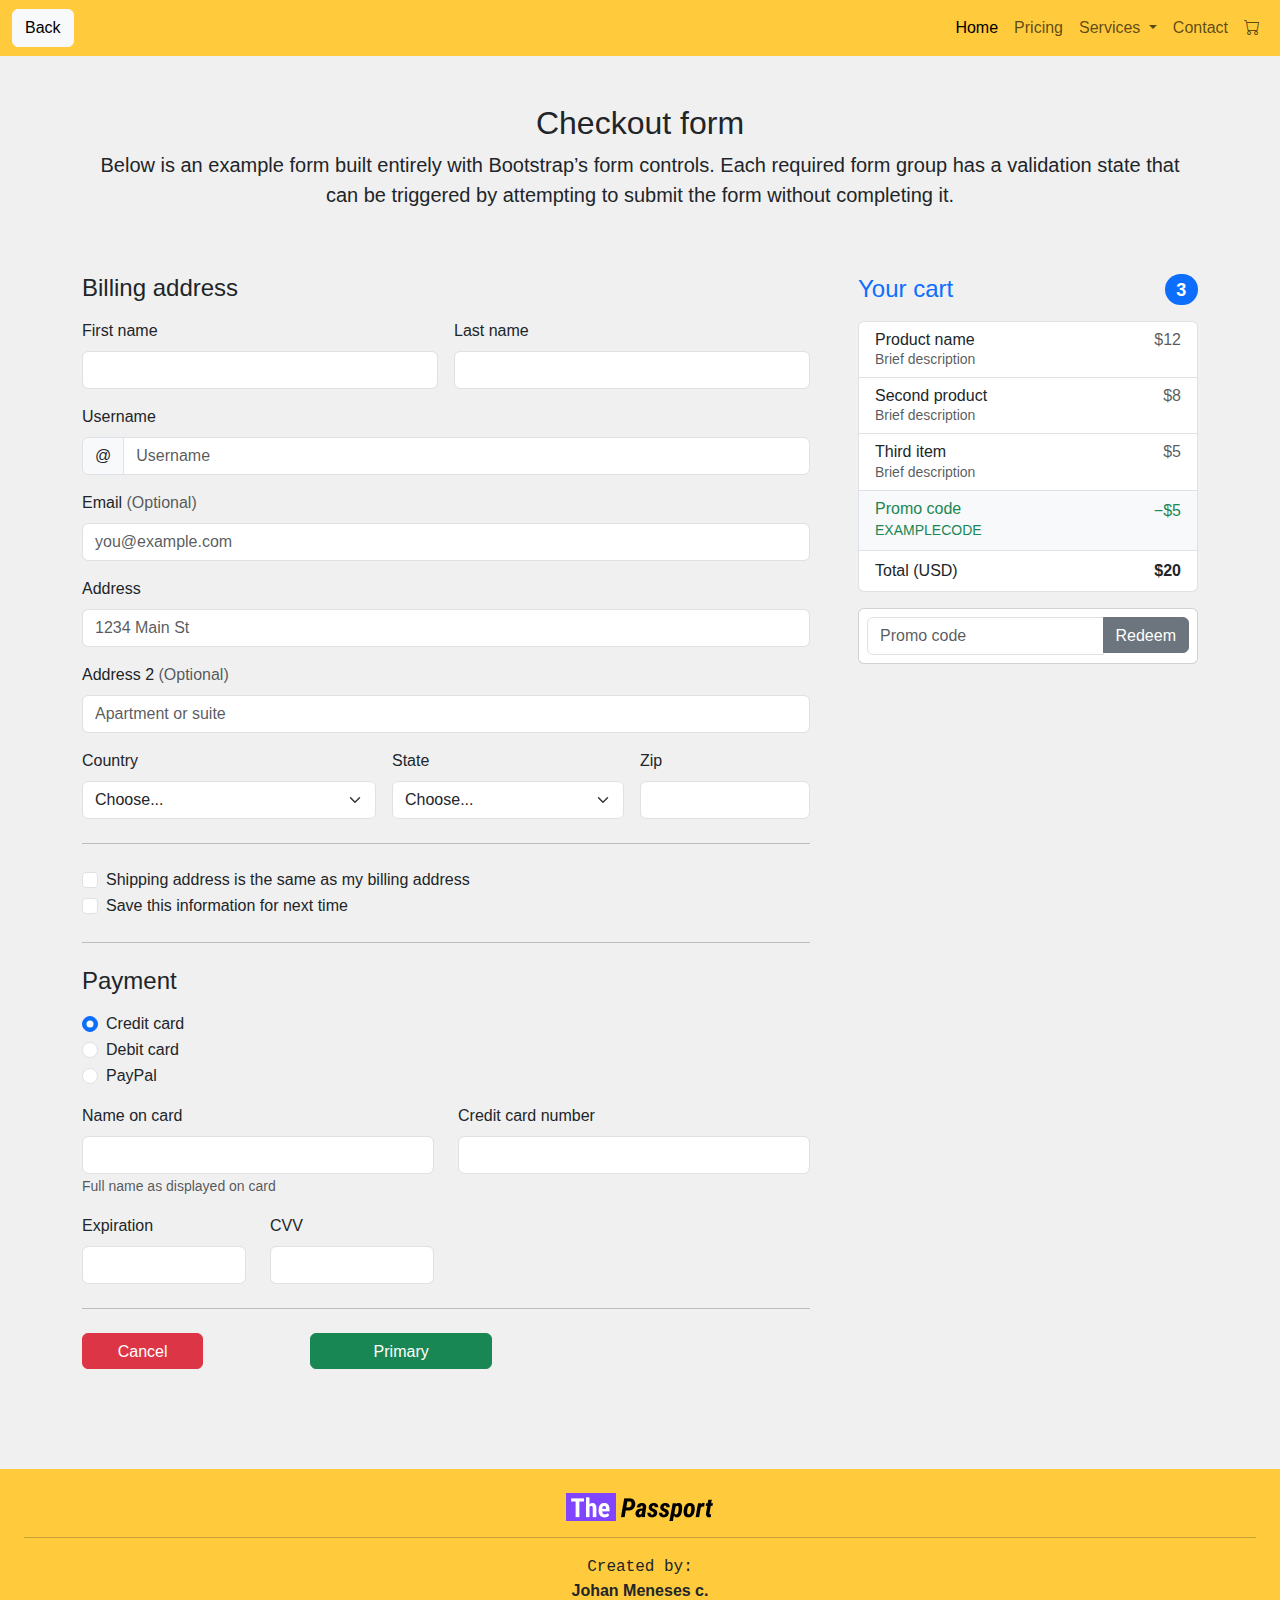
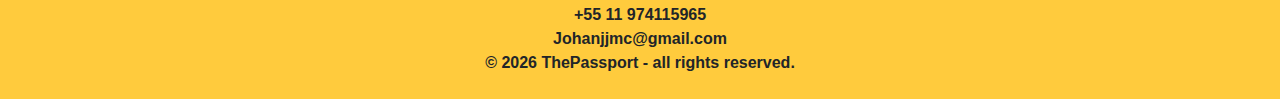
<file: chekout.html>
<!DOCTYPE html>
<html lang="en">

<head>
    <meta charset="UTF-8">
    <meta name="viewport" content="width=device-width, initial-scale=1.0">
    <title>Reserva</title>
    <link href="https://cdn.jsdelivr.net/npm/bootstrap@5.3.3/dist/css/bootstrap.min.css" rel="stylesheet"
        integrity="sha384-QWTKZyjpPEjISv5WaRU9OFeRpok6YctnYmDr5pNlyT2bRjXh0JMhjY6hW+ALEwIH" crossorigin="anonymous">
    <link rel="stylesheet" href="CSS/style.css">
    <link rel="stylesheet" href="CSS/stylecheck.css">

    <link rel="stylesheet" href="https://cdn.jsdelivr.net/npm/bootstrap-icons@1.11.3/font/bootstrap-icons.min.css">
</head>


<body>
    <nav class="navbar navbar-expand-lg ">
        <div class="container-fluid">
            <a class="btn btn-light" href="index.html">Back</a>
            <button class="navbar-toggler" type="button" data-bs-toggle="collapse"
                data-bs-target="#navbarSupportedContent" aria-controls="navbarSupportedContent" aria-expanded="false"
                aria-label="Toggle navigation">
                <span class="navbar-toggler-icon"></span>
            </button>
            <div class="collapse navbar-collapse justify-content-end" id="navbarSupportedContent">
                <ul class="navbar-nav ">
                    <li class="nav-item">
                        <a class="nav-link active" aria-current="page" href="#">Home</a>
                    </li>
                    <li class="nav-item">
                        <a class="nav-link" href="#">Pricing</a>
                    </li>
                    <li class="nav-item dropdown">
                        <a class="nav-link dropdown-toggle" href="#" role="button" data-bs-toggle="dropdown"
                            aria-expanded="false">
                            Services
                        </a>
                        <ul class="dropdown-menu">
                            <li><a class="dropdown-item" href="#">Destinations</a></li>
                            <li><a class="dropdown-item" href="#">Hotel booking</a></li>
                            <li>
                                <hr class="dropdown-divider">
                            </li>
                            <li><a class="dropdown-item" href="#">Car rental</a></li>
                        </ul>
                    </li>
                    <li class="nav-item">
                        <a class="nav-link " aria-disabled="false">Contact</a>
                    </li>

                    <li class="nav-item">
                        <a class="nav-link "><i class="bi bi-cart"></i></a>
                    </li>
                </ul>

            </div>
        </div>
    </nav>
    <section>
        <div id="checkout" class="container">
            <main>
              <div class="py-5 text-center">
                <h2>Checkout form</h2>
                <p class="lead">Below is an example form built entirely with Bootstrap’s form controls. Each required form group has a validation state that can be triggered by attempting to submit the form without completing it.</p>
              </div>
          
              <div class="row g-5">
                <div class="col-md-5 col-lg-4 order-md-last">
                  <h4 class="d-flex justify-content-between align-items-center mb-3">
                    <span class="text-primary">Your cart</span>
                    <span class="badge bg-primary rounded-pill">3</span>
                  </h4>
                  <ul class="list-group mb-3">
                    <li class="list-group-item d-flex justify-content-between lh-sm">
                      <div>
                        <h6 class="my-0">Product name</h6>
                        <small class="text-body-secondary">Brief description</small>
                      </div>
                      <span class="text-body-secondary">$12</span>
                    </li>
                    <li class="list-group-item d-flex justify-content-between lh-sm">
                      <div>
                        <h6 class="my-0">Second product</h6>
                        <small class="text-body-secondary">Brief description</small>
                      </div>
                      <span class="text-body-secondary">$8</span>
                    </li>
                    <li class="list-group-item d-flex justify-content-between lh-sm">
                      <div>
                        <h6 class="my-0">Third item</h6>
                        <small class="text-body-secondary">Brief description</small>
                      </div>
                      <span class="text-body-secondary">$5</span>
                    </li>
                    <li class="list-group-item d-flex justify-content-between bg-body-tertiary">
                      <div class="text-success">
                        <h6 class="my-0">Promo code</h6>
                        <small>EXAMPLECODE</small>
                      </div>
                      <span class="text-success">−$5</span>
                    </li>
                    <li class="list-group-item d-flex justify-content-between">
                      <span>Total (USD)</span>
                      <strong>$20</strong>
                    </li>
                  </ul>
          
                  <form class="card p-2">
                    <div class="input-group">
                      <input type="text" class="form-control" placeholder="Promo code">
                      <button type="submit" class="btn btn-secondary">Redeem</button>
                    </div>
                  </form>
                </div>
                <div class="col-md-7 col-lg-8">
                  <h4 class="mb-3">Billing address</h4>
                  <form class="needs-validation" novalidate>
                    <div class="row g-3">
                      <div class="col-sm-6">
                        <label for="firstName" class="form-label">First name</label>
                        <input type="text" class="form-control" id="firstName" placeholder="" value="" required>
                        <div class="invalid-feedback">
                          Valid first name is required.
                        </div>
                      </div>
          
                      <div class="col-sm-6">
                        <label for="lastName" class="form-label">Last name</label>
                        <input type="text" class="form-control" id="lastName" placeholder="" value="" required>
                        <div class="invalid-feedback">
                          Valid last name is required.
                        </div>
                      </div>
          
                      <div class="col-12">
                        <label for="username" class="form-label">Username</label>
                        <div class="input-group has-validation">
                          <span class="input-group-text">@</span>
                          <input type="text" class="form-control" id="username" placeholder="Username" required>
                        <div class="invalid-feedback">
                            Your username is required.
                          </div>
                        </div>
                      </div>
          
                      <div class="col-12">
                        <label for="email" class="form-label">Email <span class="text-body-secondary">(Optional)</span></label>
                        <input type="email" class="form-control" id="email" placeholder="you@example.com">
                        <div class="invalid-feedback">
                          Please enter a valid email address for shipping updates.
                        </div>
                      </div>
          
                      <div class="col-12">
                        <label for="address" class="form-label">Address</label>
                        <input type="text" class="form-control" id="address" placeholder="1234 Main St" required>
                        <div class="invalid-feedback">
                          Please enter your shipping address.
                        </div>
                      </div>
          
                      <div class="col-12">
                        <label for="address2" class="form-label">Address 2 <span class="text-body-secondary">(Optional)</span></label>
                        <input type="text" class="form-control" id="address2" placeholder="Apartment or suite">
                      </div>
          
                      <div class="col-md-5">
                        <label for="country" class="form-label">Country</label>
                        <select class="form-select" id="country" required>
                          <option value="">Choose...</option>
                          <option>United States</option>
                        </select>
                        <div class="invalid-feedback">
                          Please select a valid country.
                        </div>
                      </div>
          
                      <div class="col-md-4">
                        <label for="state" class="form-label">State</label>
                        <select class="form-select" id="state" required>
                          <option value="">Choose...</option>
                          <option>California</option>
                        </select>
                        <div class="invalid-feedback">
                          Please provide a valid state.
                        </div>
                      </div>
          
                      <div class="col-md-3">
                        <label for="zip" class="form-label">Zip</label>
                        <input type="text" class="form-control" id="zip" placeholder="" required>
                        <div class="invalid-feedback">
                          Zip code required.
                        </div>
                      </div>
                    </div>
          
                    <hr class="my-4">
          
                    <div class="form-check">
                      <input type="checkbox" class="form-check-input" id="same-address">
                      <label class="form-check-label" for="same-address">Shipping address is the same as my billing address</label>
                    </div>
          
                    <div class="form-check">
                      <input type="checkbox" class="form-check-input" id="save-info">
                      <label class="form-check-label" for="save-info">Save this information for next time</label>
                    </div>
          
                    <hr class="my-4">
          
                    <h4 class="mb-3">Payment</h4>
          
                    <div class="my-3">
                      <div class="form-check">
                        <input id="credit" name="paymentMethod" type="radio" class="form-check-input" checked required>
                        <label class="form-check-label" for="credit">Credit card</label>
                      </div>
                      <div class="form-check">
                        <input id="debit" name="paymentMethod" type="radio" class="form-check-input" required>
                        <label class="form-check-label" for="debit">Debit card</label>
                      </div>
                      <div class="form-check">
                        <input id="paypal" name="paymentMethod" type="radio" class="form-check-input" required>
                        <label class="form-check-label" for="paypal">PayPal</label>
                      </div>
                    </div>
          
                    <div class="row gy-3">
                      <div class="col-md-6">
                        <label for="cc-name" class="form-label">Name on card</label>
                        <input type="text" class="form-control" id="cc-name" placeholder="" required>
                        <small class="text-body-secondary">Full name as displayed on card</small>
                        <div class="invalid-feedback">
                          Name on card is required
                        </div>
                      </div>
          
                      <div class="col-md-6">
                        <label for="cc-number" class="form-label">Credit card number</label>
                        <input type="text" class="form-control" id="cc-number" placeholder="" required>
                        <div class="invalid-feedback">
                          Credit card number is required
                        </div>
                      </div>
          
                      <div class="col-md-3">
                        <label for="cc-expiration" class="form-label">Expiration</label>
                        <input type="text" class="form-control" id="cc-expiration" placeholder="" required>
                        <div class="invalid-feedback">
                          Expiration date required
                        </div>
                      </div>
          
                      <div class="col-md-3">
                        <label for="cc-cvv" class="form-label">CVV</label>
                        <input type="text" class="form-control" id="cc-cvv" placeholder="" required>
                        <div class="invalid-feedback">
                          Security code required
                        </div>
                      </div>
                    </div>
          
                    <hr class="my-4">
          
                    <button type="button" class="btn btn-danger col-2" data-bs-toggle="modal" data-bs-target="#cancelModal" >Cancel</button>
                    <button id="btnEnviar" type="button" class="btn btn-success col-3" >Primary</button>
                    
                  </form>
                </div>
              </div>
            </main>
         </div>
    </section>
    <footer class="text-center fw-bolder p-4">
        <img src="resources/imgs/Group 2.png" alt="">
        <hr>
        <span class="font-monospace fw-light">Created by:</span>
        <p>Johan Meneses c.</p>
        <p>+55 11 974115965</p>
        <p>Johanjjmc@gmail.com</p>
        <p>&copy; <span id="year"></span> ThePassport - all rights reserved.</p>
    </footer>
    <script src="https://cdn.jsdelivr.net/npm/bootstrap@5.3.3/dist/js/bootstrap.bundle.min.js"
        integrity="sha384-YvpcrYf0tY3lHB60NNkmXc5s9fDVZLESaAA55NDzOxhy9GkcIdslK1eN7N6jIeHz"
        crossorigin="anonymous"></script>
    <script>
        document.getElementById("year").innerText = new Date().getFullYear();
    </script>
    
</body>
    <!-- Modal Cancel -->
  <div class="modal fade" id="cancelModal" tabindex="-1" aria-labelledby="titleCancel" aria-hidden="true">
    <div class="modal-dialog">
      <div class="modal-content">
        <div class="modal-header">
          <h1 class="modal-title fs-2 fw-bold" id="titleCancel">Are you sure you want to cancel the purchase?</h1>
          <button type="button" class="btn-close" data-bs-dismiss="modal" aria-label="Cancel"></button>
        </div>
        <div class="modal-body">
            <p>Accepting will cancel this process </p>
        </div>
        <div class="modal-footer">
          <button type="button" class="btn btn-secondary bg-success" data-bs-dismiss="modal">Cancel</button>
          <a href="index.html" type="button" class="btn btn-danger">Delete order</a>
        </div>
      </div>
    </div>
  </div>

</html>
</file>
<file: CSS/style.css>
body {
    margin: 0;
    font-family: sans-serif;
}

button {
    width: auto;
    height: 36px;
    background-color: #6659db;
    outline: 0;
    border: 0;
    border-radius: 6px;
}
/*star navbar----------------------------------------------------------*/
.navbar {
    background-color: #ffcb3d;
}
/*end navbar-----------------------------------------------------------*/

/*BANNER START---------------------------------------------------------*/
.overlay {
    background-color: #7a3dffbf;
    position: absolute;
    top: 0;
    left: 0;
    width: 100%;
    height: 100%;
}

.overlay h1 {
    color: white;
    font-size: 5vw;
    font-weight: bold;
    margin: 0;
    margin-left: 100px;
    text-align: left;
    line-height: auto;
}
#carrousel .carousel-inner .carousel-item .position-relative{
    height: 42vw;
}
.carousel-control-prev, .carousel-control-next {
    top: 50%;
    transform: translateY(-50%);
    background-color: #050018;
    width: 40px;
    height: 40px;  
}
.carousel-indicators {
    bottom: 20px;
}
@media (max-width: 767px) {
    
    #carrousel .col-md-12 .col-lg-9{
        justify-content: center;
    }
    .carousel-indicators{
        display: none;
    }   
    .overlay {
        display: flex;
        align-items: center;
        justify-content: center;
    }
    .overlay h1 {
        font-size: 6vw;
        text-align: center;
        margin: 0%;
        padding-top: 30px;
    }
}
/*END BANNER ----------------------------------------------------*/

/*START DESCRIPTION ---------------------------------------------*/
#description {
    padding-top: 50px; 
    padding-bottom: 50px;
}

#title-home h1 {
    font-size: 4em;
    color: #6659db;
    padding-right: 4vw;

}

#title-description p {
    padding-right: 4vw;
    padding-left: 4vw;
}

#title-description button {
    background-color: #6659db;
    border: none;
    margin-left: 4vw;
}

#title-description button:hover {
    transform: scale(1.1);
    background-color: #231c5c;
    transition: transform 0.4s;
}

#title-description a {
    text-decoration: none;
    color: white;
}
/*END DESCRIPTION----------------------------------------------------*/

/*FIGURES  START-----------------------------------------------------*/

#figures h6{
    color: #6659db;
}

#figures h5{
    font-weight: bold;
}

#figures img{
    max-height: 174.49px;
}

#figures .card{
 max-width:350px ;
}

#figures .card:hover{
    box-shadow: rgba(85, 85, 255, 0.25) 0px 50px 100px -20px, rgba(0, 0, 0, 0.3) 0px 30px 60px -30px ;
    transition: 0.4s;
}
/*BENEFITS START--------------------------------------------------------*/
#bennefits {
    padding-top: 100px;
    padding-bottom: 100px;
}
#bennefits h2 {
    color: #6659db;
    font-size: 4em;
    margin-bottom: 100px;
}
#bennefits h3 {
    color: #231a79;
    font-size: 2em auto;
    font-weight: bold;
}
#card1, #card2, #card3 {
    background-color: #dbffea;
    border-radius: 16px;
    margin-bottom: 30px;
    padding: 2rem;
    
}
/*END FIGURES---------------------------------------------------------*/

/*TAX START-----------------------------------------------------------*/
#tax {
    padding-top: 50px;
    padding-bottom: 50px;
    background-color: #fff8ed;
}
.tax-title-container {
    display: flex;
    width: 100%;
    justify-content: center;
}
.tax-title {
    width: 80%;
}
.tableContainer {
    display: flex;
    width: 100%;
    justify-content: center;
}
.tableContainer table {
    width: 80%;
    font-weight: bold;
}
/*TAX END--------------------------------------------------------------*/

/*START FORM-----------------------------------------------------------*/
#formContainer {
    background-color: #d2a6ff;
    padding-top: 100px;
    padding-bottom: 100px;
}
#formServices {
    border-radius: 20px;
}
/*END FORM-------------------------------------------------------------*/

/*Modal Purchase start ------------------------------------------------*/
.modal-header h1{
    color: #6659db;
}


/*FOOTER-----------------------------------------------------------------*/
footer {
    background-color: #ffcb3d;
}
footer p {
    margin: 0%
}
/*FOOTER END-----------------------------------------------------------------*/
</file>
<file: CSS/stylecheck.css>
body{
    background-color: rgb(240, 240, 240);
}

#checkout{
    margin-bottom: 100px;
}

#btnEnviar{
    position: end;
    margin-left: 8vw;
}

#titleCancel{
    color: rgb(228, 145, 68);
}
</file>
